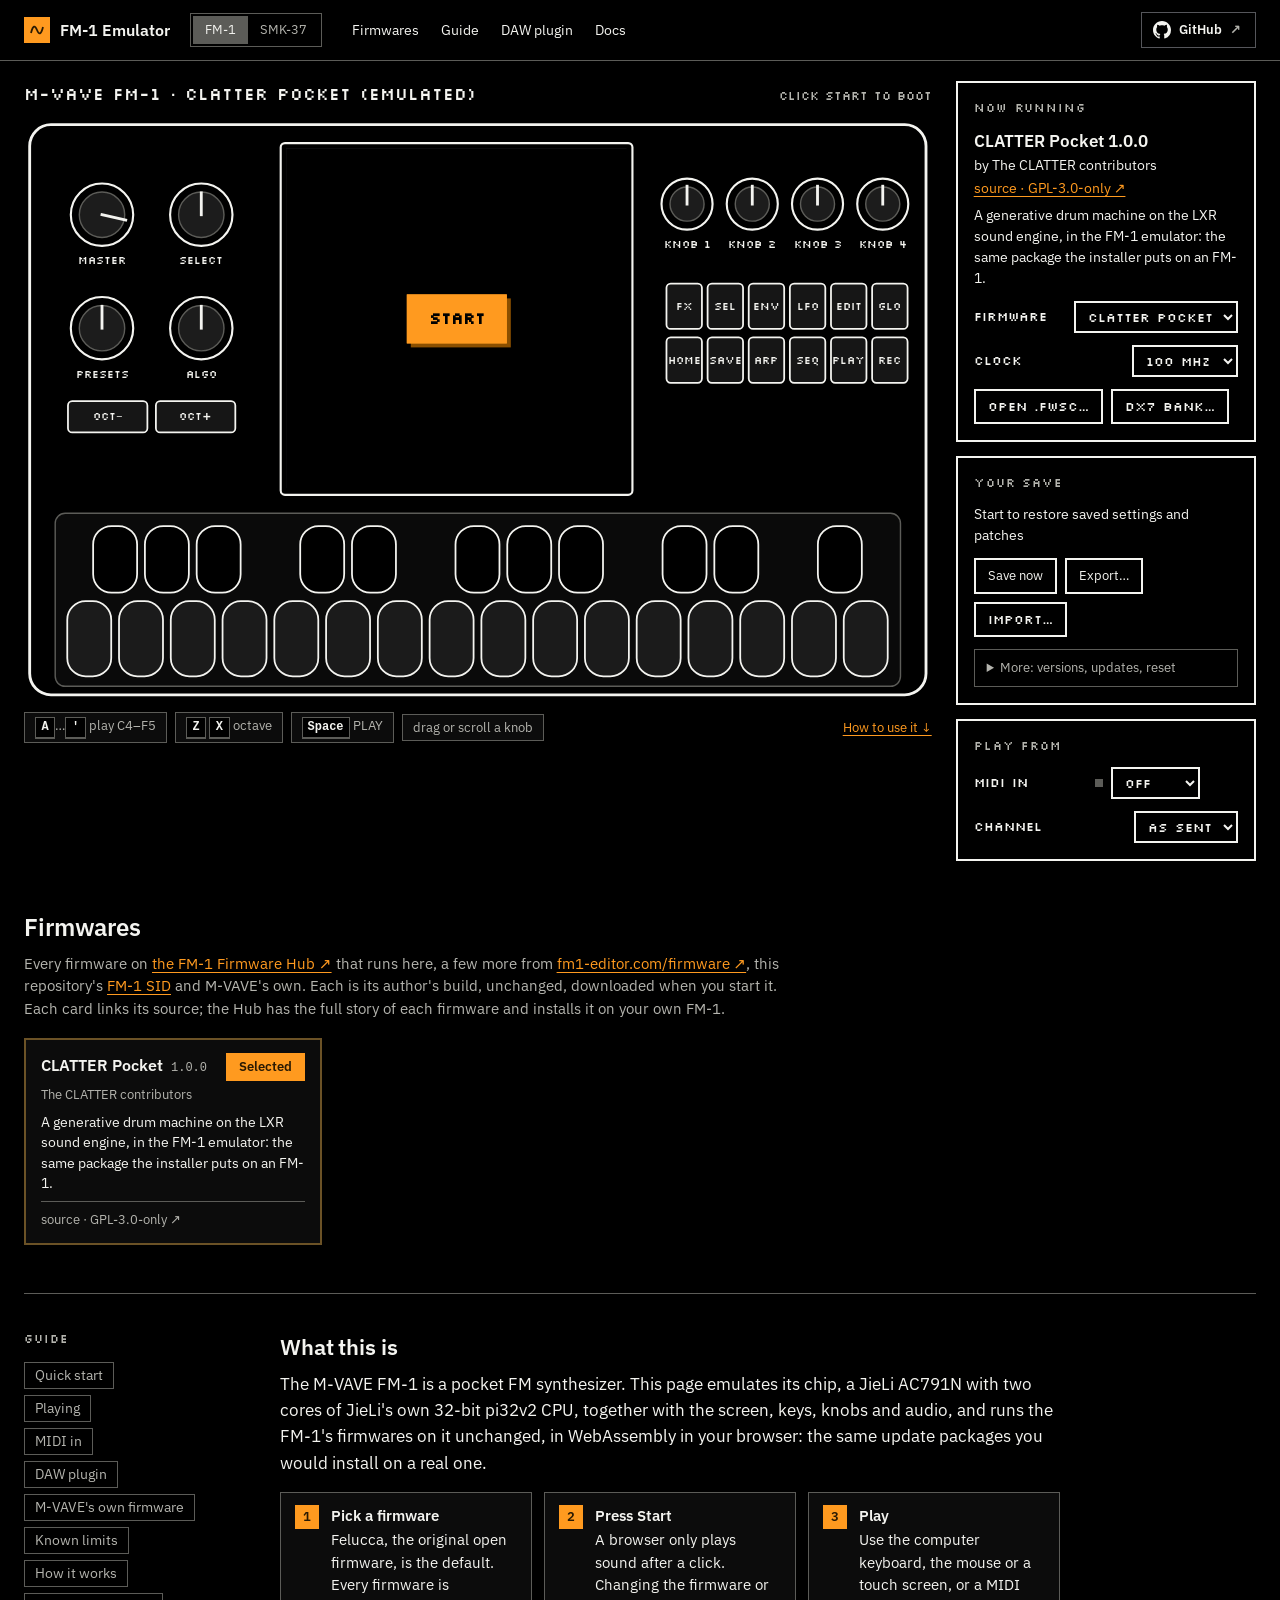
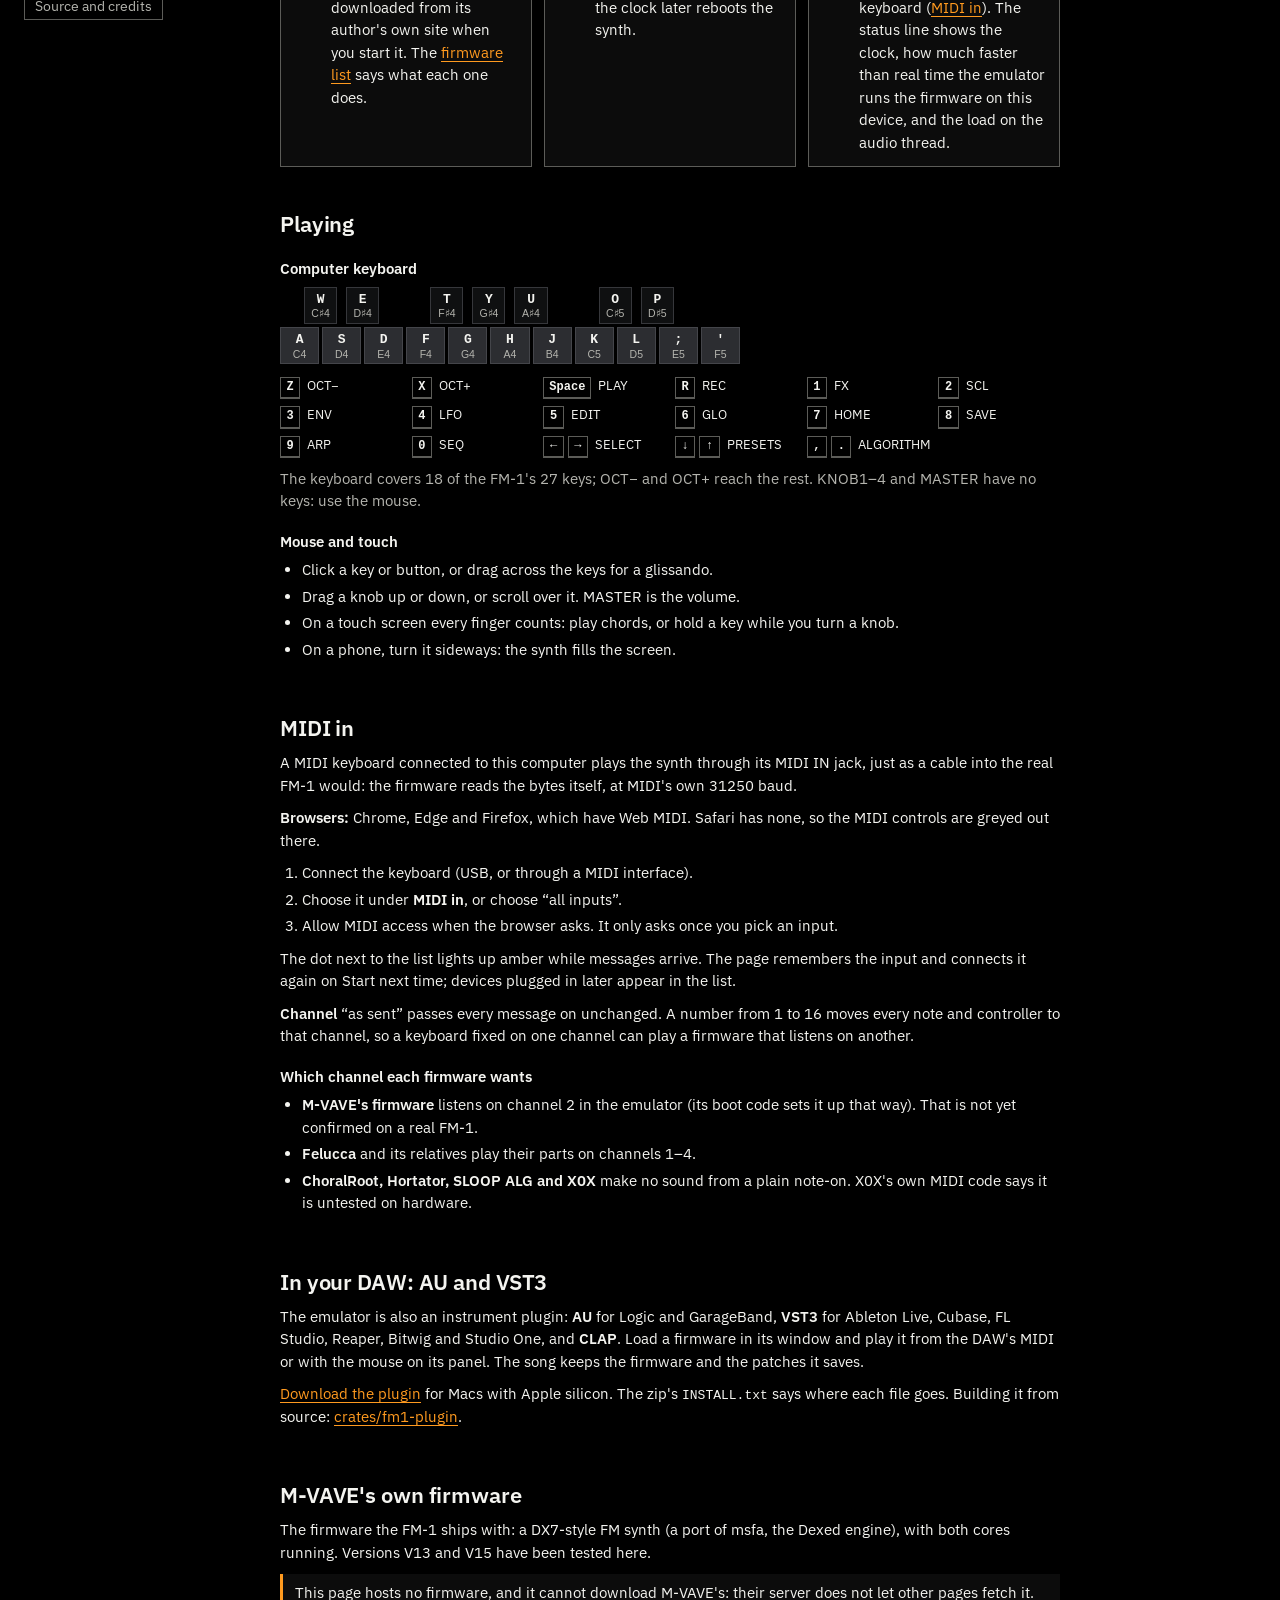
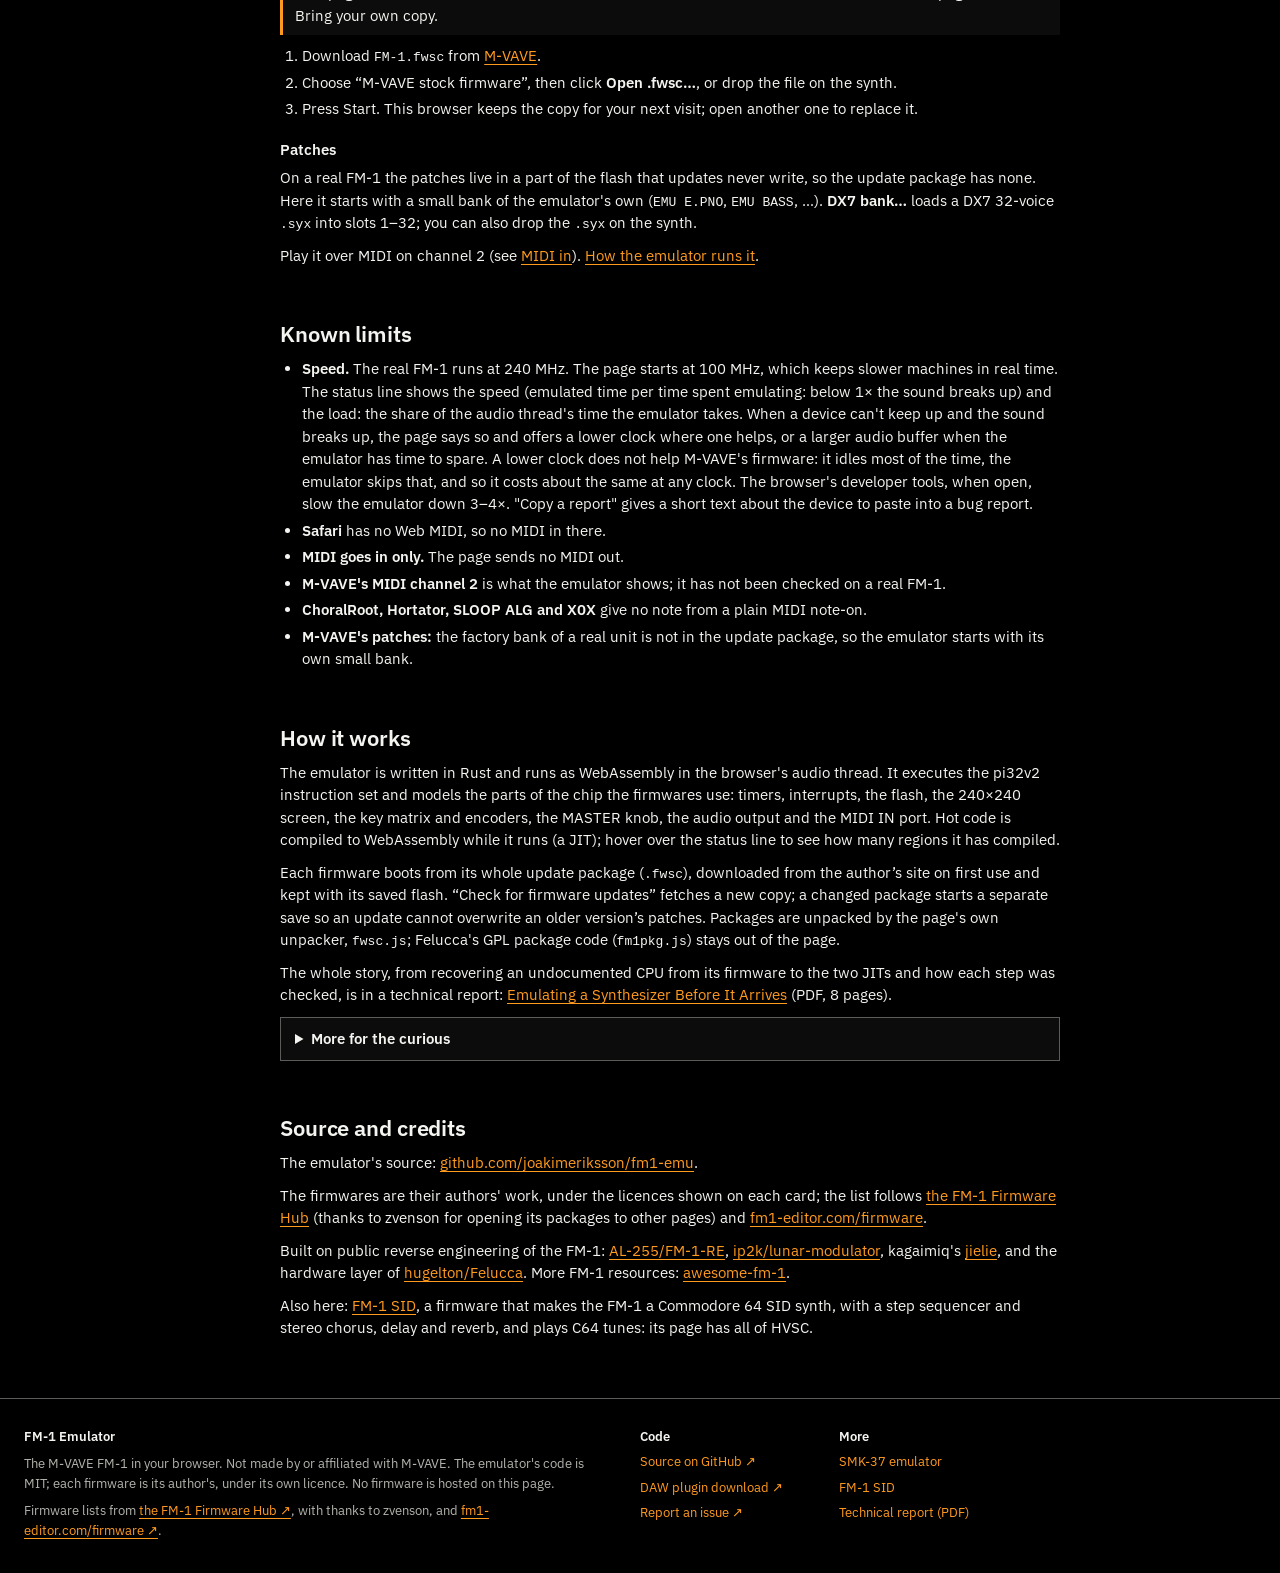
<file: site/demo/emu/index.html>
<!doctype html>
<html lang="en">
<head>
<meta charset="utf-8">
<meta name="viewport" content="width=device-width, initial-scale=1, viewport-fit=cover">
<title>FM-1 Emulator</title>
<meta name="description" content="The M-VAVE FM-1 pocket synth emulated in the browser: its pi32v2 CPU, screen and audio in WebAssembly, running the community firmwares unchanged.">
<meta property="og:type" content="website">
<meta property="og:title" content="FM-1 Emulator">
<meta property="og:description" content="The M-VAVE FM-1 pocket synth emulated in the browser: its pi32v2 CPU, screen and audio in WebAssembly, running the community firmwares unchanged.">
<meta property="og:url" content="https://joakimeriksson.github.io/fm1-emu/">
<meta property="og:image" content="https://joakimeriksson.github.io/fm1-emu/og.png">
<meta property="og:image:width" content="1280">
<meta property="og:image:height" content="640">
<meta property="og:image:alt" content="Screens of six FM-1 firmwares running in the emulator: X0X, FM1 Quest, AMB-1, FM-1 SID, ORBIT and FiMba-1">
<meta name="twitter:card" content="summary_large_image">
<link rel="icon" href="data:,">
<link rel="stylesheet" href="style.css">
<link rel="stylesheet" href="../../assets/fm1.css">
<link rel="stylesheet" href="clatter.css">
<script>if (new URLSearchParams(location.search).get("embed") === "1") document.documentElement.setAttribute("data-embed", "");</script>
</head>
<body>
<header class="site">
  <div class="wrap">
    <a class="brand" href="./"><span class="logo" aria-hidden="true"><svg width="16" height="16" viewBox="0 0 16 16" fill="none" stroke="currentColor" stroke-width="1.8"><path d="M2 11C4 3 6 3 8 8s4 5 6-3"/></svg></span>FM-1 Emulator</a>
    <nav class="devices" aria-label="Device"><span aria-current="page">FM-1</span><a href="smk37/">SMK-37</a></nav>
    <nav class="sitenav" aria-label="Site">
      <a href="#firmwares">Firmwares</a><a href="#guide">Guide</a><a href="#plugin">DAW plugin</a><a href="https://github.com/joakimeriksson/fm1-emu#readme">Docs</a>
    </nav>
    <a class="gh" href="https://github.com/joakimeriksson/fm1-emu" aria-label="Source code on GitHub"><svg width="18" height="18" viewBox="0 0 16 16" fill="currentColor" aria-hidden="true"><path d="M8 0C3.58 0 0 3.58 0 8c0 3.54 2.29 6.53 5.47 7.59.4.07.55-.17.55-.38 0-.19-.01-.82-.01-1.49-2.01.37-2.53-.49-2.69-.94-.09-.23-.48-.94-.82-1.13-.28-.15-.68-.52-.01-.53.63-.01 1.08.58 1.23.82.72 1.21 1.87.87 2.33.66.07-.52.28-.87.51-1.07-1.78-.2-3.64-.89-3.64-3.95 0-.87.31-1.59.82-2.15-.08-.2-.36-1.02.08-2.12 0 0 .67-.21 2.2.82.64-.18 1.32-.27 2-.27.68 0 1.36.09 2 .27 1.53-1.04 2.2-.82 2.2-.82.44 1.1.16 1.92.08 2.12.51.56.82 1.27.82 2.15 0 3.07-1.87 3.75-3.65 3.95.29.25.54.73.54 1.48 0 1.07-.01 1.93-.01 2.2 0 .21.15.46.55.38A8.013 8.013 0 0016 8c0-4.42-3.58-8-8-8z"/></svg><span>GitHub</span><span class="arrow" aria-hidden="true">↗</span></a>
    <a class="embed-only" id="fullpage" href="./" target="_blank" rel="noopener">FM-1 emulator, full page ↗</a>
  </div>
</header>
<main>
  <div class="player">
    <div class="deck">
      <div class="deck-head">
        <h1 id="title">M-VAVE FM-1 (emulated)</h1>
        <span id="status">click Start to boot</span>
      </div>
      <div id="perfwarn" role="alert" hidden>
        <p id="perfwarn-text"></p>
        <div class="acts">
          <button type="button" id="perfwarn-fix" class="primary"></button>
          <button type="button" id="perfwarn-copy" title="A short text about this device and how it kept up, to paste into a bug report">Copy a report</button>
          <a href="https://github.com/joakimeriksson/fm1-emu/issues/new" target="_blank" rel="noopener">Report on GitHub ↗</a>
          <button type="button" id="perfwarn-close" aria-label="Dismiss">✕</button>
        </div>
      </div>
      <div class="stage">
        <div class="skin"><canvas id="panel" aria-label="FM-1 front panel"></canvas></div>
        <button id="start">Start</button>
      </div>
      <p class="rotate">Turn the phone sideways for a bigger synth.</p>
      <p class="hint">
        <span class="keyb"><kbd>A</kbd>…<kbd>'</kbd> play C4–F5</span>
        <span class="keyb"><kbd>Z</kbd> <kbd>X</kbd> octave</span>
        <span class="keyb"><kbd>Space</kbd> PLAY</span>
        <span class="keyb">drag or scroll a knob</span>
        <span class="touch">Play chords with several fingers · drag a knob up / down</span>
        <a class="more" href="#guide">How to use it ↓</a>
      </p>
    </div>

    <aside class="side bar" aria-label="Firmware, saves and MIDI">
      <section class="box" aria-labelledby="h-now">
        <h2 class="eyebrow" id="h-now">Now running</h2>
        <p id="about"></p>
        <label id="fwlabel">Firmware <select id="fw" aria-label="Firmware"></select></label>
        <label>Clock <select id="mhz" aria-label="Emulated clock"></select></label>
        <div class="row">
          <label class="file">Open .fwsc… <input type="file" id="open"></label>
          <label class="file" title="A DX7 32-voice bank for M-VAVE's firmware">DX7 bank… <input type="file" id="bank"></label>
          <span id="bankname" class="dim"></span>
        </div>
      </section>

      <section class="box save-box" aria-labelledby="h-save">
        <h2 class="eyebrow" id="h-save">Your save</h2>
        <span id="save-status" role="status" aria-live="polite">Start to restore saved settings and patches</span>
        <div class="row save-actions">
          <button type="button" id="save-now">Save now</button>
          <button type="button" id="export-save">Export…</button>
          <label class="file">Import… <input type="file" id="import-save" accept=".json,.fm1save"></label>
        </div>
        <details class="save-controls">
          <summary>More: versions, updates, reset</summary>
          <div class="save-actions">
            <button type="button" id="browse-saves">Browse saved firmwares</button>
            <select id="saved-versions" aria-label="Saved firmware versions"></select>
            <button type="button" id="open-saved-version">Open saved firmware</button>
            <button type="button" id="update-firmware">Check for firmware updates</button>
            <button type="button" id="reset-save">Reset saved flash…</button>
          </div>
          <p>Settings and patches written to flash are saved automatically. Use the firmware’s own save
            command for patch edits. Backups contain saved flash and community firmware. For M-VAVE firmware, the
            recipient must open their own matching .fwsc first. Browse saved firmwares to reopen
            older versions or local files. Clearing browser data removes local saves.</p>
        </details>
      </section>

      <section class="box" aria-labelledby="h-play-from">
        <h2 class="eyebrow" id="h-play-from">Play from</h2>
        <label id="midiin">MIDI in <span class="sel"><span id="midiact" aria-hidden="true"></span><select id="midi" aria-label="MIDI input"><option value="">off</option><option value="*">all inputs</option></select></span></label>
        <label id="midichl" title="Played notes and controllers go to this channel (M-VAVE's firmware listens on 2, Felucca's parts on 1–4)">Channel
          <select id="midich" aria-label="MIDI channel"><option value="0">as sent</option></select></label>
      </section>
    </aside>
  </div>

  <section id="firmwares" class="library" aria-labelledby="h-fw">
    <h2 id="h-fw">Firmwares</h2>
    <p>Every firmware on <a href="https://thefirmwarehub.com/">the FM-1 Firmware Hub ↗</a> that runs here, a few
      more from <a href="https://fm1-editor.com/firmware/">fm1-editor.com/firmware ↗</a>, this repository's
      <a href="fm1-sid/">FM-1 SID</a> and M-VAVE's own. Each is its author's build, unchanged, downloaded when you
      start it. Each card links its source; the Hub has the full story of each firmware and installs it on your
      own FM-1.</p>
    <ul class="cards" id="fwlist"></ul>
  </section>

  <div class="guide" id="guide">
    <nav class="toc" aria-label="Guide">
      <span class="eyebrow">Guide</span>
      <a href="#start-here">Quick start</a>
      <a href="#playing">Playing</a>
      <a href="#midi-in">MIDI in</a>
      <a href="#plugin">DAW plugin</a>
      <a href="#stock">M-VAVE's own firmware</a>
      <a href="#limits">Known limits</a>
      <a href="#how">How it works</a>
      <a href="#credits">Source and credits</a>
    </nav>
    <div class="article">
      <section id="start-here" aria-labelledby="h-start">
        <h2 id="h-start">What this is</h2>
        <p class="lead">The M-VAVE FM-1 is a pocket FM synthesizer. This page emulates its chip, a JieLi AC791N with two
          cores of JieLi's own 32-bit pi32v2 CPU, together with the screen, keys, knobs and audio, and runs the FM-1's
          firmwares on it unchanged, in WebAssembly in your browser: the same update packages you would install on a
          real one.</p>
        <ol class="steps">
          <li><b>Pick a firmware</b>Felucca, the original open firmware, is the default. Every firmware is downloaded
            from its author's own site when you start it. The <a href="#firmwares">firmware list</a> says what each one does.</li>
          <li><b>Press Start</b>A browser only plays sound after a click. Changing the firmware or the clock later
            reboots the synth.</li>
          <li><b>Play</b>Use the computer keyboard, the mouse or a touch screen, or a MIDI keyboard
            (<a href="#midi-in">MIDI in</a>). The status line shows the clock, how much faster than real time the
            emulator runs the firmware on this device, and the load on the audio thread.</li>
        </ol>
      </section>

      <section id="playing" aria-labelledby="h-play">
        <h2 id="h-play">Playing</h2>
        <h3>Computer keyboard</h3>
        <div class="piano" role="img" aria-label="Computer keys and the notes they play: A C4, W C sharp 4, S D4, E D sharp 4, D E4, F F4, T F sharp 4, G G4, Y G sharp 4, H A4, U A sharp 4, J B4, K C5, O C sharp 5, L D5, P D sharp 5, semicolon E5, apostrophe F5">
          <span class="b" style="grid-column-start:2">W<i>C♯4</i></span>
          <span class="b" style="grid-column-start:4">E<i>D♯4</i></span>
          <span class="b" style="grid-column-start:8">T<i>F♯4</i></span>
          <span class="b" style="grid-column-start:10">Y<i>G♯4</i></span>
          <span class="b" style="grid-column-start:12">U<i>A♯4</i></span>
          <span class="b" style="grid-column-start:16">O<i>C♯5</i></span>
          <span class="b" style="grid-column-start:18">P<i>D♯5</i></span>
          <span class="w" style="grid-column-start:1">A<i>C4</i></span>
          <span class="w" style="grid-column-start:3">S<i>D4</i></span>
          <span class="w" style="grid-column-start:5">D<i>E4</i></span>
          <span class="w" style="grid-column-start:7">F<i>F4</i></span>
          <span class="w" style="grid-column-start:9">G<i>G4</i></span>
          <span class="w" style="grid-column-start:11">H<i>A4</i></span>
          <span class="w" style="grid-column-start:13">J<i>B4</i></span>
          <span class="w" style="grid-column-start:15">K<i>C5</i></span>
          <span class="w" style="grid-column-start:17">L<i>D5</i></span>
          <span class="w" style="grid-column-start:19">;<i>E5</i></span>
          <span class="w" style="grid-column-start:21">'<i>F5</i></span>
        </div>
        <ul class="map" aria-label="Buttons and encoders">
          <li><kbd>Z</kbd> OCT−</li><li><kbd>X</kbd> OCT+</li><li><kbd>Space</kbd> PLAY</li><li><kbd>R</kbd> REC</li>
          <li><kbd>1</kbd> FX</li><li><kbd>2</kbd> SCL</li><li><kbd>3</kbd> ENV</li><li><kbd>4</kbd> LFO</li>
          <li><kbd>5</kbd> EDIT</li><li><kbd>6</kbd> GLO</li><li><kbd>7</kbd> HOME</li><li><kbd>8</kbd> SAVE</li>
          <li><kbd>9</kbd> ARP</li><li><kbd>0</kbd> SEQ</li>
          <li><kbd>←</kbd><kbd>→</kbd> SELECT</li><li><kbd>↓</kbd><kbd>↑</kbd> PRESETS</li><li><kbd>,</kbd><kbd>.</kbd> ALGORITHM</li>
        </ul>
        <p class="dim">The keyboard covers 18 of the FM-1's 27 keys; OCT− and OCT+ reach the rest. KNOB1–4 and MASTER
          have no keys: use the mouse.</p>
        <h3>Mouse and touch</h3>
        <ul>
          <li>Click a key or button, or drag across the keys for a glissando.</li>
          <li>Drag a knob up or down, or scroll over it. MASTER is the volume.</li>
          <li>On a touch screen every finger counts: play chords, or hold a key while you turn a knob.</li>
          <li>On a phone, turn it sideways: the synth fills the screen.</li>
        </ul>
      </section>

      <section id="midi-in" aria-labelledby="h-midi">
        <h2 id="h-midi">MIDI in</h2>
        <p>A MIDI keyboard connected to this computer plays the synth through its MIDI IN jack, just as a cable into
          the real FM-1 would: the firmware reads the bytes itself, at MIDI's own 31250 baud.</p>
        <p><b>Browsers:</b> Chrome, Edge and Firefox, which have Web MIDI. Safari has none, so the MIDI controls are
          greyed out there.</p>
        <ol>
          <li>Connect the keyboard (USB, or through a MIDI interface).</li>
          <li>Choose it under <b>MIDI in</b>, or choose “all inputs”.</li>
          <li>Allow MIDI access when the browser asks. It only asks once you pick an input.</li>
        </ol>
        <p>The dot next to the list lights up amber while messages arrive. The page remembers the input and connects
          it again on Start next time; devices plugged in later appear in the list.</p>
        <p><b>Channel</b> “as sent” passes every message on unchanged. A number from 1 to 16 moves every note and
          controller to that channel, so a keyboard fixed on one channel can play a firmware that listens on another.</p>
        <h3>Which channel each firmware wants</h3>
        <ul>
          <li><b>M-VAVE's firmware</b> listens on channel 2 in the emulator (its boot code sets it up that way). That
            is not yet confirmed on a real FM-1.</li>
          <li><b>Felucca</b> and its relatives play their parts on channels 1–4.</li>
          <li><b>ChoralRoot, Hortator, SLOOP ALG and X0X</b> make no sound from a plain note-on. X0X's own MIDI
            code says it is untested on hardware.</li>
        </ul>
      </section>

      <section id="plugin" aria-labelledby="h-plugin">
        <h2 id="h-plugin">In your DAW: AU and VST3</h2>
        <p>The emulator is also an instrument plugin: <b>AU</b> for Logic and GarageBand, <b>VST3</b> for Ableton
          Live, Cubase, FL Studio, Reaper, Bitwig and Studio One, and <b>CLAP</b>. Load a firmware in its window
          and play it from the DAW's MIDI or with the mouse on its panel. The song keeps the firmware and the
          patches it saves.</p>
        <p><a href="https://github.com/joakimeriksson/fm1-emu/releases/latest">Download the plugin</a> for Macs with
          Apple silicon. The zip's <code>INSTALL.txt</code> says where each file goes. Building it from source:
          <a href="https://github.com/joakimeriksson/fm1-emu/tree/master/crates/fm1-plugin">crates/fm1-plugin</a>.</p>
      </section>

      <section id="stock" aria-labelledby="h-stock">
        <h2 id="h-stock">M-VAVE's own firmware</h2>
        <p>The firmware the FM-1 ships with: a DX7-style FM synth (a port of msfa, the Dexed engine), with both cores
          running. Versions V13 and V15 have been tested here.</p>
        <p class="note">This page hosts no firmware, and it cannot download M-VAVE's: their server does not let other
          pages fetch it. Bring your own copy.</p>
        <ol>
          <li>Download <code>FM-1.fwsc</code> from <a href="https://yms-file-store.oss-cn-hongkong.aliyuncs.com/software/firmware/FM-1.fwsc">M-VAVE</a>.</li>
          <li>Choose “M-VAVE stock firmware”, then click <b>Open .fwsc…</b>, or drop the file on the synth.</li>
          <li>Press Start. This browser keeps the copy for your next visit; open another one to replace it.</li>
        </ol>
        <h3>Patches</h3>
        <p>On a real FM-1 the patches live in a part of the flash that updates never write, so the update package has
          none. Here it starts with a small bank of the emulator's own (<code>EMU E.PNO</code>, <code>EMU BASS</code>, …).
          <b>DX7 bank…</b> loads a DX7 32-voice <code>.syx</code> into slots 1–32; you can also drop the
          <code>.syx</code> on the synth.</p>
        <p>Play it over MIDI on channel 2 (see <a href="#midi-in">MIDI in</a>).
          <a href="https://github.com/joakimeriksson/fm1-emu/blob/master/docs/stock-firmware.md">How the
          emulator runs it</a>.</p>
      </section>

      <section id="limits" aria-labelledby="h-limits">
        <h2 id="h-limits">Known limits</h2>
        <ul>
          <li><b>Speed.</b> The real FM-1 runs at 240 MHz. The page starts at 100 MHz, which keeps slower machines in
            real time. The status line shows the speed (emulated time per time spent emulating: below 1× the sound
            breaks up) and the load: the share of the audio thread's time the emulator takes. When a device can't keep
            up and the sound breaks up, the page says so and offers a lower clock where one helps, or a larger audio
            buffer when the emulator has time to spare. A lower clock does not help M-VAVE's firmware: it idles most
            of the time, the emulator skips that, and so it costs about the same at any clock. The browser's
            developer tools, when open, slow the emulator down 3–4×. "Copy a report" gives a short text about the
            device to paste into a bug report.</li>
          <li><b>Safari</b> has no Web MIDI, so no MIDI in there.</li>
          <li><b>MIDI goes in only.</b> The page sends no MIDI out.</li>
          <li><b>M-VAVE's MIDI channel 2</b> is what the emulator shows; it has not been checked on a real FM-1.</li>
          <li><b>ChoralRoot, Hortator, SLOOP ALG and X0X</b> give no note from a plain MIDI note-on.</li>
          <li><b>M-VAVE's patches:</b> the factory bank of a real unit is not in the update package, so the emulator
            starts with its own small bank.</li>
        </ul>
      </section>

      <section id="how" aria-labelledby="h-how">
        <h2 id="h-how">How it works</h2>
        <p>The emulator is written in Rust and runs as WebAssembly in the browser's audio thread. It executes the
          pi32v2 instruction set and models the parts of the chip the firmwares use: timers, interrupts, the flash,
          the 240×240 screen, the key matrix and encoders, the MASTER knob, the audio output and the MIDI IN port.
          Hot code is compiled to WebAssembly while it runs (a JIT); hover over the status line to see how many
          regions it has compiled.</p>
        <p>Each firmware boots from its whole update package (<code>.fwsc</code>), downloaded from the author’s site
          on first use and kept with its saved flash. “Check for firmware updates” fetches a new copy; a changed
          package starts a separate save so an update cannot overwrite an older version’s patches. Packages are unpacked by the page's own unpacker, <code>fwsc.js</code>; Felucca's GPL
          package code (<code>fm1pkg.js</code>) stays out of the page.</p>
        <p>The whole story, from recovering an undocumented CPU from its firmware to the two JITs and how each
          step was checked, is in a technical report:
          <a href="fm1-emu-report.pdf">Emulating a Synthesizer Before It Arrives</a> (PDF, 8 pages).</p>
        <details>
          <summary>More for the curious</summary>
          <ul>
            <li>The FM-1 behind it: a JieLi AC791N (WL82) with 1 MB of flash, a 240×240 screen, 27 keys, 14 buttons with
              LEDs, 7 encoders, the MASTER knob and a TRS MIDI in.</li>
            <li>M-VAVE's firmware, X0X, Melodee and ChoralRoot use the second core; both cores are emulated.</li>
            <li>In WebAssembly at 240 MHz, every firmware ran faster than real time on the development machine:
              from 1.6× (X0X) to 3.7× (Hortator).</li>
            <li>The front panel is drawn by the same Rust code as the native version, <code>fm1-live</code>, which
              plays the firmwares in a window with audio and MIDI in.</li>
            <li>Links keep a setup: <code>?fw=x0x&amp;mhz=120</code> picks the firmware and the clock;
              <code>?jit=0</code> turns the JIT off; <code>?ahead=0</code> stops the emulator running ahead of the
              audio (by up to one of the firmware's audio buffers, for an even load). The page also remembers your last
              choices.</li>
          </ul>
        </details>
      </section>

      <section id="credits" aria-labelledby="h-credits">
        <h2 id="h-credits">Source and credits</h2>
        <p>The emulator's source:
          <a href="https://github.com/joakimeriksson/fm1-emu">github.com/joakimeriksson/fm1-emu</a>.</p>
        <p>The firmwares are their authors' work, under the licences shown on each card; the list follows
          <a href="https://thefirmwarehub.com/">the FM-1 Firmware Hub</a> (thanks to zvenson for opening its packages to
          other pages) and <a href="https://fm1-editor.com/firmware/">fm1-editor.com/firmware</a>.</p>
        <p>Built on public reverse engineering of the FM-1:
          <a href="https://github.com/AL-255/FM-1-RE">AL-255/FM-1-RE</a>,
          <a href="https://github.com/ip2k/lunar-modulator">ip2k/lunar-modulator</a>,
          kagaimiq's <a href="https://kagaimiq.github.io/jielie">jielie</a>, and the hardware layer of
          <a href="https://github.com/hugelton/Felucca">hugelton/Felucca</a>. More FM-1 resources:
          <a href="https://github.com/cicloid/awesome-fm-1">awesome-fm-1</a>.</p>
        <p>Also here: <a href="fm1-sid/">FM-1 SID</a>, a firmware that makes the FM-1 a Commodore 64 SID synth, with a
          step sequencer and stereo chorus, delay and reverb, and plays C64 tunes: its page has all of HVSC.</p>
      </section>
    </div>
  </div>
</main>
<footer class="site">
  <div class="wrap">
    <div class="about-site">
      <b>FM-1 Emulator</b>
      <span>The M-VAVE FM-1 in your browser. Not made by or affiliated with M-VAVE. The emulator's code is
        MIT; each firmware is its author's, under its own licence. No firmware is hosted on this page.</span>
      <span>Firmware lists from <a href="https://thefirmwarehub.com/">the FM-1 Firmware Hub ↗</a>, with thanks to
        zvenson, and <a href="https://fm1-editor.com/firmware/">fm1-editor.com/firmware ↗</a>.</span>
    </div>
    <div class="col">
      <b>Code</b>
      <a href="https://github.com/joakimeriksson/fm1-emu">Source on GitHub ↗</a>
      <a href="https://github.com/joakimeriksson/fm1-emu/releases/latest">DAW plugin download ↗</a>
      <a href="https://github.com/joakimeriksson/fm1-emu/issues/new">Report an issue ↗</a>
    </div>
    <div class="col">
      <b>More</b>
      <a href="smk37/">SMK-37 emulator</a>
      <a href="fm1-sid/">FM-1 SID</a>
      <a href="fm1-emu-report.pdf">Technical report (PDF)</a>
    </div>
  </div>
</footer>
<script type="module" src="main.js"></script>
</body>
</html>
</file>
<file: site/demo/emu/style.css>
/* The emulator's page: the FM-1's (index.html) and the SMK-37's (smk37/index.html) */
:root { --room: #18191b; --ink: #e9e6de; --dim: #a9a7a1; --faint: #8c8a85; --text: #c9c6be; --amber: #f2a33a;
        --amber-hi: #ffc56e; --green: #7cc48a; --well: #232427; --line: #3a3b3f; --rule: #2a2b2e; --card: #1e1f22;
        --bar: #161719; color-scheme: dark; }
* { box-sizing: border-box; }
html, body { margin: 0; background: var(--room); color: var(--ink);
             font: 15px/1.5 -apple-system, BlinkMacSystemFont, "Segoe UI", Helvetica, Arial, sans-serif; }
html { scroll-padding-top: 12px; }
a { color: var(--amber); }
a:hover { color: var(--amber-hi); }
a:focus-visible, button:focus-visible, summary:focus-visible { outline: 2px solid var(--amber); outline-offset: 2px; }
.dim { color: var(--dim); }
code { font: 13px ui-monospace, SFMono-Regular, Menlo, Consolas, monospace; color: var(--ink); }
kbd { display: inline-block; min-width: 1.7em; padding: 0 5px; border: 1px solid var(--line); border-bottom-width: 2px;
      border-radius: 4px; background: var(--well); color: var(--ink); font: 600 12px/1.6 ui-monospace, SFMono-Regular, Menlo, Consolas, monospace;
      text-align: center; }
.eyebrow { margin: 0; font-size: 12px; font-weight: 600; letter-spacing: .08em; text-transform: uppercase; color: var(--dim); }

/* ---------------------------------------------------------------- the site's header and footer */
.wrap { max-width: 1360px; margin: 0 auto; padding-inline: 24px; }
header.site { border-bottom: 1px solid var(--rule); background: var(--bar); }
header.site .wrap { padding-block: 12px; display: flex; flex-wrap: wrap; align-items: center; gap: 10px 20px; }
.brand { display: flex; align-items: center; gap: 10px; color: var(--ink); text-decoration: none; font-weight: 600; font-size: 16px; }
.brand:hover { color: var(--ink); }
.logo { width: 26px; height: 26px; border-radius: 7px; background: var(--amber); color: #2a1a03; display: grid; place-items: center; }
/* the device switch: one segment per device */
.devices { display: flex; background: var(--well); border: 1px solid var(--line); border-radius: 8px; padding: 2px; }
.devices a, .devices span { padding: 4px 12px; border-radius: 6px; font-size: 13px; text-decoration: none; color: var(--dim); }
.devices a:hover { color: var(--ink); }
.devices [aria-current] { background: var(--line); color: var(--ink); font-weight: 500; }
.sitenav { display: flex; flex-wrap: wrap; gap: 2px; font-size: 14px; }
.sitenav a { color: var(--text); text-decoration: none; padding: 6px 10px; border-radius: 6px; }
.sitenav a:hover { color: var(--ink); background: var(--rule); }
/* the way to the code: always in view, on a phone too */
.gh { margin-left: auto; display: flex; align-items: center; gap: 8px; min-height: 36px; padding: 0 14px 0 11px;
      border: 1px solid #55565b; border-radius: 999px; color: var(--ink); text-decoration: none; font-size: 13px; font-weight: 600; }
.gh:hover { color: var(--ink); border-color: var(--dim); background: var(--rule); }
.gh .arrow { color: var(--dim); }
@media (max-width: 760px) {
  .wrap { padding-inline: 16px; }
  header.site .wrap { gap: 8px 12px; }
  /* the site's links get a row of their own below the brand */
  .sitenav { order: 5; flex-basis: 100%; margin: -4px -10px 0; }
  .gh { padding: 0 11px; }
  .gh span { display: none; }
}

footer.site { margin-top: 48px; border-top: 1px solid var(--rule); background: var(--bar); color: var(--dim); font-size: 13px; }
footer.site .wrap { padding-block: 28px 36px; display: flex; flex-wrap: wrap; gap: 24px 56px; }
footer.site b { color: var(--ink); font-weight: 600; }
footer.site .about-site { flex: 1 1 340px; display: flex; flex-direction: column; gap: 8px; max-width: 70ch; }
footer.site .col { display: flex; flex-direction: column; gap: 6px; }
footer.site .col a { text-decoration: none; }

/* ---------------------------------------------------------------- the player: the synth, and beside it what runs */
main { max-width: 1360px; margin: 0 auto; padding: 20px 24px 0; display: grid; grid-template-columns: minmax(0, 1fr); gap: 48px; }
@media (max-width: 760px) { main { padding: 14px 16px 0; gap: 36px; } }
.player { display: flex; flex-wrap: wrap; gap: 20px 24px; align-items: flex-start; }
.deck { flex: 999 1 600px; min-width: 0; display: grid; gap: 12px; }
.deck-head { display: flex; flex-wrap: wrap; gap: 4px 16px; align-items: baseline; justify-content: space-between; }
h1 { font-size: 17px; font-weight: 600; margin: 0; }
#status { color: var(--dim); font: 13px ui-monospace, SFMono-Regular, Menlo, Consolas, monospace; font-variant-numeric: tabular-nums; }
.stage { position: relative; padding: 16px; border: 1px solid var(--rule); border-radius: 18px;
         background: radial-gradient(120% 90% at 30% 0%, #26272b 0%, #1b1c1f 70%); }
/* the whole synth in view on a laptop: as wide as the room allows below the header (--above,
   --aspect: set by main.js; 84px: the stage's padding and the hint line), never narrower than 560px */
canvas { display: block; width: 100%; height: auto; touch-action: none; user-select: none; margin: 0 auto;
         max-width: max(560px, calc((100svh - var(--above, 140px) - 84px) * var(--aspect, 1.56))); }
#start { position: absolute; inset: 0; margin: auto; width: clamp(110px, 30%, 220px); height: clamp(36px, 9vw, 56px);
         border: 0; border-radius: 28px; background: var(--amber); color: #2a1a03; font-size: clamp(14px, 3.5vw, 17px);
         font-weight: 600; cursor: pointer; box-shadow: 0 8px 24px rgba(0,0,0,.4); }
#start:focus-visible { outline: 2px solid var(--ink); outline-offset: 3px; }
#start[disabled] { opacity: .7; cursor: wait; }
.rotate { display: none; color: var(--dim); font-size: 13px; margin: 0; }
/* a phone upright: the panel is small; say that sideways gives bigger keys */
@media (orientation: portrait) and (max-width: 600px) {
  .rotate { display: block; }
  .stage { padding: 6px; border-radius: 12px; }
}
/* a phone on its side: the panel fits the screen's height, the page around it shrinks */
@media (orientation: landscape) and (max-height: 560px) {
  main { padding-block: 8px 0; }
  .stage { padding: 0; border: 0; background: none; }
  canvas { width: auto; max-width: 100%; height: calc(100svh - 12px); margin: 0 auto; }
}

/* under the synth: one line of the essentials, then the way into the guide */
.hint { margin: 0; color: var(--dim); font-size: 13px; display: flex; flex-wrap: wrap; gap: 6px 8px; align-items: center; }
.hint span { white-space: nowrap; background: var(--card); border: 1px solid var(--rule); border-radius: 999px; padding: 3px 10px; }
.hint .more { margin-left: auto; }
.touch { display: none; }
@media (hover: none) and (pointer: coarse) { .hint .keyb { display: none; } .hint .touch { display: inline; } }

/* the device can't keep up: what happens and the fix, above the synth */
#perfwarn { display: flex; flex-wrap: wrap; gap: 8px 14px; align-items: center; justify-content: space-between;
            border: 1px solid var(--amber); border-radius: 10px; background: #2a2116; padding: 9px 12px; }
#perfwarn[hidden] { display: none; }
#perfwarn p { margin: 0; flex: 1 1 320px; min-width: 0; }
#perfwarn .acts { display: flex; flex-wrap: wrap; gap: 8px 12px; align-items: center; font-size: 14px; }
#perfwarn button.primary { background: var(--amber); border-color: var(--amber); color: #2a1a03; font-weight: 600; }
#perfwarn button[hidden] { display: none; }

/* beside the synth (below it on a narrow screen): the firmware, the save, MIDI */
.side { flex: 1 1 300px; max-width: 100%; display: grid; gap: 14px;
        grid-template-columns: repeat(auto-fit, minmax(min(100%, 290px), 1fr)); }
.box { background: var(--card); border: 1px solid var(--rule); border-radius: 14px; padding: 16px;
       display: flex; flex-direction: column; gap: 12px; min-width: 0; }
.box > label { display: flex; justify-content: space-between; align-items: center; gap: 12px; color: var(--dim); font-size: 14px; }
.box > label select { min-width: 0; max-width: 62%; }
.box .row { display: flex; flex-wrap: wrap; gap: 8px; align-items: center; }
.sel { display: flex; align-items: center; gap: 8px; min-width: 0; max-width: 62%; }
.sel select { max-width: 100%; }
#about { margin: 0; color: var(--text); font-size: 14px; overflow-wrap: anywhere; }
#about b { display: block; color: var(--ink); font-size: 17px; font-weight: 600; }
#about .links { display: flex; flex-wrap: wrap; gap: 2px 14px; margin: 2px 0 6px; }
#about .what { display: block; }
select { font: inherit; font-size: 14px; color: var(--ink); background: var(--well); border: 1px solid var(--line); border-radius: 7px;
         padding: 5px 8px; max-width: 100%; }
select:focus-visible { outline: 2px solid var(--amber); outline-offset: 1px; }
/* the page's buttons, and file pickers that look like them */
.box button, #perfwarn button, .file { font: inherit; font-size: 14px; color: var(--ink); background: var(--well);
  border: 1px solid var(--line); border-radius: 8px; padding: 6px 12px; cursor: pointer; }
.box button:hover, #perfwarn button:hover, .file:hover { border-color: var(--faint); }
.file { position: relative; }
.file:focus-within { outline: 2px solid var(--amber); outline-offset: 1px; }
.file input { position: absolute; width: 1px; height: 1px; opacity: 0; }
#midiact { width: 8px; height: 8px; border-radius: 50%; background: var(--line); flex: none; }
#midiact.on { background: var(--amber); }
#save-status { color: var(--text); font-size: 14px; }
#save-status[data-error="true"] { color: var(--amber); }
.save-controls { margin: 0; padding: 0 12px; border: 1px solid var(--rule); border-radius: 10px; background: var(--room); }
.save-controls summary { padding: 8px 0; font-size: 13px; font-weight: 500; color: var(--dim); cursor: pointer; }
.save-controls[open] { padding-bottom: 10px; }
.save-controls .save-actions { display: flex; flex-wrap: wrap; gap: 8px; }
.save-controls p { color: var(--dim); font-size: 12.5px; margin: 10px 0 0; }

/* ---------------------------------------------------------------- the firmware library (built by main.js from firmwares.json) */
.library h2, .article section h2 { margin: 0 0 8px; font-size: 24px; font-weight: 600; letter-spacing: -.005em; }
.library > p { margin: 0; color: var(--dim); max-width: 86ch; }
.cards { list-style: none; padding: 0; margin: 18px 0 0; display: grid; gap: 14px;
         grid-template-columns: repeat(auto-fill, minmax(min(100%, 270px), 1fr)); }
.cards li { margin: 0; background: var(--card); border: 1px solid var(--rule); border-radius: 14px;
            padding: 14px 16px; display: flex; flex-direction: column; gap: 4px; }
.cards li.on { border-color: #6b5226; box-shadow: inset 0 0 0 1px #6b5226; }
.cards .head { display: flex; gap: 8px; align-items: baseline; }
.cards .head b { font-size: 16px; }
.cards .head .dim { font: 12px ui-monospace, SFMono-Regular, Menlo, Consolas, monospace; }
.cards .head button { margin-left: auto; font: inherit; font-size: 13px; font-weight: 600; color: var(--amber); background: none;
                      border: 1px solid var(--line); border-radius: 999px; padding: 3px 12px; cursor: pointer; }
.cards .head button:hover { border-color: var(--amber); }
.cards li.on .head button { background: var(--amber); border-color: var(--amber); color: #2a1a03; }
.cards .by { color: var(--dim); font-size: 13px; }
.cards .what { margin: 4px 0; font-size: 13.5px; color: var(--text); overflow-wrap: anywhere; }
.cards .midi { font-size: 12.5px; color: var(--amber); }
.cards .links { margin-top: auto; padding-top: 8px; border-top: 1px solid var(--rule); font-size: 13px;
                display: flex; flex-wrap: wrap; gap: 2px 14px; }
.cards .links a { color: var(--dim); text-decoration: none; }
.cards .links a:hover { color: var(--amber-hi); }

/* ---------------------------------------------------------------- the guide: its contents beside it on a wide screen */
.guide { border-top: 1px solid var(--rule); padding-top: 36px; display: grid; gap: 28px 56px; grid-template-columns: 1fr; }
@media (min-width: 900px) {
  .guide { grid-template-columns: 200px minmax(0, 1fr); align-items: start; }
  nav.toc { position: sticky; top: 20px; flex-direction: column; flex-wrap: nowrap; gap: 0; }
  nav.toc a { border: 0; border-left: 2px solid var(--rule); border-radius: 0; padding: 5px 0 5px 12px; }
  nav.toc a:hover { border-left-color: var(--amber); }
}
nav.toc { display: flex; flex-wrap: wrap; gap: 6px 8px; align-items: flex-start; font-size: 14px; }
nav.toc .eyebrow { width: 100%; margin-bottom: 8px; }
nav.toc a { color: var(--dim); text-decoration: none; border: 1px solid var(--rule); border-radius: 14px; padding: 2px 10px; }
nav.toc a:hover { color: var(--ink); }
.article { max-width: 780px; min-width: 0; display: grid; gap: 40px; }
.article section h2 { font-size: 22px; }
section h3 { margin: 18px 0 6px; font-size: 15px; font-weight: 600; }
section p, section li { color: var(--text); }
section p { margin: 0 0 10px; }
section b, section strong { color: var(--ink); font-weight: 600; }
section ul, section ol { margin: 0 0 10px; padding-left: 22px; }
section li { margin: 4px 0; }
.lead { font-size: 17px; line-height: 1.55; color: var(--ink) !important; }
.steps { list-style: none; padding: 0 !important; margin: 16px 0 0 !important; display: grid; gap: 12px;
         grid-template-columns: repeat(auto-fit, minmax(min(100%, 220px), 1fr)); counter-reset: step; }
.steps li { margin: 0; background: var(--card); border: 1px solid var(--rule); border-radius: 12px; padding: 12px 14px 12px 50px;
            position: relative; counter-increment: step; }
.steps li::before { content: counter(step); position: absolute; left: 14px; top: 12px; width: 24px; height: 24px; border-radius: 50%;
                    background: var(--amber); color: #2a1a03; font-weight: 700; font-size: 13px; display: grid; place-items: center; }
.steps b { display: block; margin-bottom: 2px; }

/* the computer keyboard as a piano: 11 white keys, the black ones between */
.piano { display: grid; grid-template-columns: repeat(22, 1fr); gap: 3px; max-width: 460px; margin: 4px 0 12px; }
.piano span { display: grid; place-items: center; border-radius: 0 0 5px 5px; padding: 4px 0 3px; line-height: 1.15;
              font: 600 13px/1.2 ui-monospace, SFMono-Regular, Menlo, Consolas, monospace; text-align: center; }
.piano i { display: block; font: 10.5px/1.2 -apple-system, "Segoe UI", Helvetica, Arial, sans-serif; color: var(--dim); }
.piano .w { grid-row: 2; grid-column-end: span 2; background: #2c2d31; border: 1px solid #44454a; color: var(--ink); }
.piano .b { grid-row: 1; grid-column-end: span 2; margin: 0 3px; background: #0f1011; border: 1px solid #36373b; color: var(--ink); }
.map { list-style: none; padding: 0 !important; display: grid; gap: 6px 10px; grid-template-columns: repeat(auto-fill, minmax(118px, 1fr)); }
.map li { margin: 0; white-space: nowrap; color: var(--ink); font-size: 13px; }
.map kbd { margin-right: 4px; }

.note { border-left: 3px solid var(--amber); background: var(--card); padding: 8px 12px; border-radius: 0 8px 8px 0; }
.article details { border: 1px solid var(--rule); border-radius: 10px; background: var(--card); padding: 0 14px; margin: 0 0 10px; }
.article details[open] { padding-bottom: 4px; }
.article summary { cursor: pointer; padding: 10px 0; font-weight: 600; color: var(--ink); }

/* ?embed=1 (main.js): the device and its controls only, for a window on another site */
.embed-only { display: none; }
[data-embed] .embed-only { display: inline; margin-left: auto; font-size: 13px; }
[data-embed] header.site .wrap > :not(.embed-only), [data-embed] #title, [data-embed] #fwlabel, [data-embed] .file,
[data-embed] #bankname, [data-embed] #about, [data-embed] .hint, [data-embed] .library, [data-embed] .guide,
[data-embed] footer.site, [data-embed] .save-box, [data-embed] .side .eyebrow { display: none; }
[data-embed] main { padding: 8px; gap: 8px; }
[data-embed] .side { flex-basis: 100%; }
[data-embed] .box { padding: 10px 12px; flex-direction: row; flex-wrap: wrap; gap: 8px 20px; }
[data-embed] .box > label select { max-width: none; }

/* (an element the page hides stays hidden whatever its display rule) */
[hidden] { display: none !important; }
</file>
<file: site/assets/fm1.css>
/* The FM-1 as line art: the main page and the demo's emulator draw the same panel. It needs
   --ink, --line, --amber and --pixel from the page. */
.fm1 { display: block; width: 100%; height: auto; font: 400 14px var(--pixel); user-select: none; -webkit-user-select: none; }
.fm1 text { fill: var(--ink); pointer-events: none; }
.fm1 .body { fill: #000; stroke: var(--ink); stroke-width: 4; }
.fm1 .tray { fill: url(#none); fill: #0a0a0a; stroke: var(--line); stroke-width: 2; }
.fm1 .knob { fill: #000; stroke: var(--ink); stroke-width: 3; }
.fm1 .cap { fill: #1c1c1c; stroke: var(--line); stroke-width: 2; }
.fm1 .ptr { stroke: var(--ink); stroke-width: 4; stroke-linecap: square; }
.fm1 .btn { fill: #161616; stroke: var(--ink); stroke-width: 2.5; }
.fm1 .key { fill: #1b1b1b; stroke: var(--ink); stroke-width: 2.5; }
.fm1 .key.blk { fill: #000; }
.fm1 .lcd { fill: #000; stroke: var(--ink); stroke-width: 3; }
.fm1 .screen { image-rendering: pixelated; }
.fm1 .hit { fill: transparent; }
</file>
<file: site/demo/emu/clatter.css>
/* CLATTER Pocket's look on fm1-emu: the site's black desktop, heavy frames and pixel type, over
   the emulator's own style.css. Its colours are the site's tokens under the emulator's names. */

@font-face { font-family: 'Silkscreen'; src: url('../../assets/fonts/silkscreen-latin-400-normal.woff2') format('woff2'); font-display: swap; }
@font-face { font-family: 'IBM Plex Sans'; font-weight: 400; src: url('../../assets/fonts/ibm-plex-sans-latin-400-normal.woff2') format('woff2'); font-display: swap; }
@font-face { font-family: 'IBM Plex Sans'; font-weight: 600; src: url('../../assets/fonts/ibm-plex-sans-latin-600-normal.woff2') format('woff2'); font-display: swap; }

:root {
  --room: #000; --bar: #000; --well: #000; --card: #0c0c0c;
  --ink: #f4f4f0; --text: #f4f4f0; --dim: #b4b4ae; --faint: #5c5c58; --line: #5c5c58; --rule: #5c5c58;
  --amber: #ff9a1f; --amber-hi: #ffb65c;
  --pixel: 'Silkscreen', ui-monospace, Menlo, Consolas, monospace;
}
*, *::before, *::after { border-radius: 0 !important; }
html, body { font-family: 'IBM Plex Sans', system-ui, -apple-system, 'Segoe UI', Roboto, sans-serif; }
a { text-underline-offset: 3px; }
h1, .eyebrow, #status, .box > label, .sel, select, button, .file, .embed-only { font-family: var(--pixel); font-weight: 400; }
#status { font-size: 12px; }
.box > label { color: var(--ink); font-size: 13px; }
select, .box button, #perfwarn button, .file { border: 2px solid var(--ink); font-size: 13px; }
.box { border: 2px solid var(--ink); background: #000; }
#perfwarn { border-width: 3px; background: #1d1000; }
.embed-only { color: var(--ink); }

/* the panel: the site's drawing, with the emulator's canvas on top, showing only its LCD */
.stage { padding: 0; border: 0; background: none; }
.skin { position: relative; width: 100%; margin: 0 auto; max-width: max(560px, calc((100svh - var(--above, 140px) - 84px) * var(--aspect, 1.56))); }
.skin .fm1 { position: absolute; inset: 0; height: 100%; font-size: 15px; }
.skin canvas { position: relative; max-width: none; width: 100%; height: auto; }
/* a mask, not a clip: the whole canvas still takes the pointer. 480 x 480 at 370, 42 of 1280 x 820 */
[data-board="fm1"] .skin canvas {
  -webkit-mask: linear-gradient(#000 0 0) 46.25% 12.353% / 37.5% 58.537% no-repeat;
  mask: linear-gradient(#000 0 0) 46.25% 12.353% / 37.5% 58.537% no-repeat;
}
[data-board="smk37"] .skin .fm1 { display: none; }
[data-embed] .skin { max-width: none; }

.fm1 .lit, .fm1 .key.blk.lit { fill: var(--amber); stroke: var(--amber); }
.fm1 .held, .fm1 .key.blk.held { fill: var(--ink); stroke: var(--ink); }
.fm1 .held ~ text, .fm1 .lit ~ text { fill: #000; }
.fm1 .turning .knob, .fm1 .turning .cap { stroke: var(--amber); }
.fm1 .turning .ptr { stroke: var(--amber); }

/* over the LCD, as the site's primary button */
#start { inset: auto; left: 47.66%; top: 34.4%; transform: translate(-50%, -50%); margin: 0; width: auto; height: auto;
         padding: .75em 1.2em; border: 3px solid var(--amber); background: var(--amber); color: #000;
         font-size: clamp(11px, 2.4vw, 16px); line-height: 1.2; box-shadow: 4px 4px 0 #8a4f00; }
#start:hover { background: var(--ink); border-color: var(--ink); }

/* a phone upright or small window: say "sideways" only where that means something */
@media (hover: hover) { .rotate { display: none !important; } }
/* a phone on its side: the panel fits the screen's height */
@media (orientation: landscape) and (max-height: 560px) {
  .skin { width: calc((100svh - 12px) * var(--aspect, 1.56)); max-width: 100%; }
}
</file>
